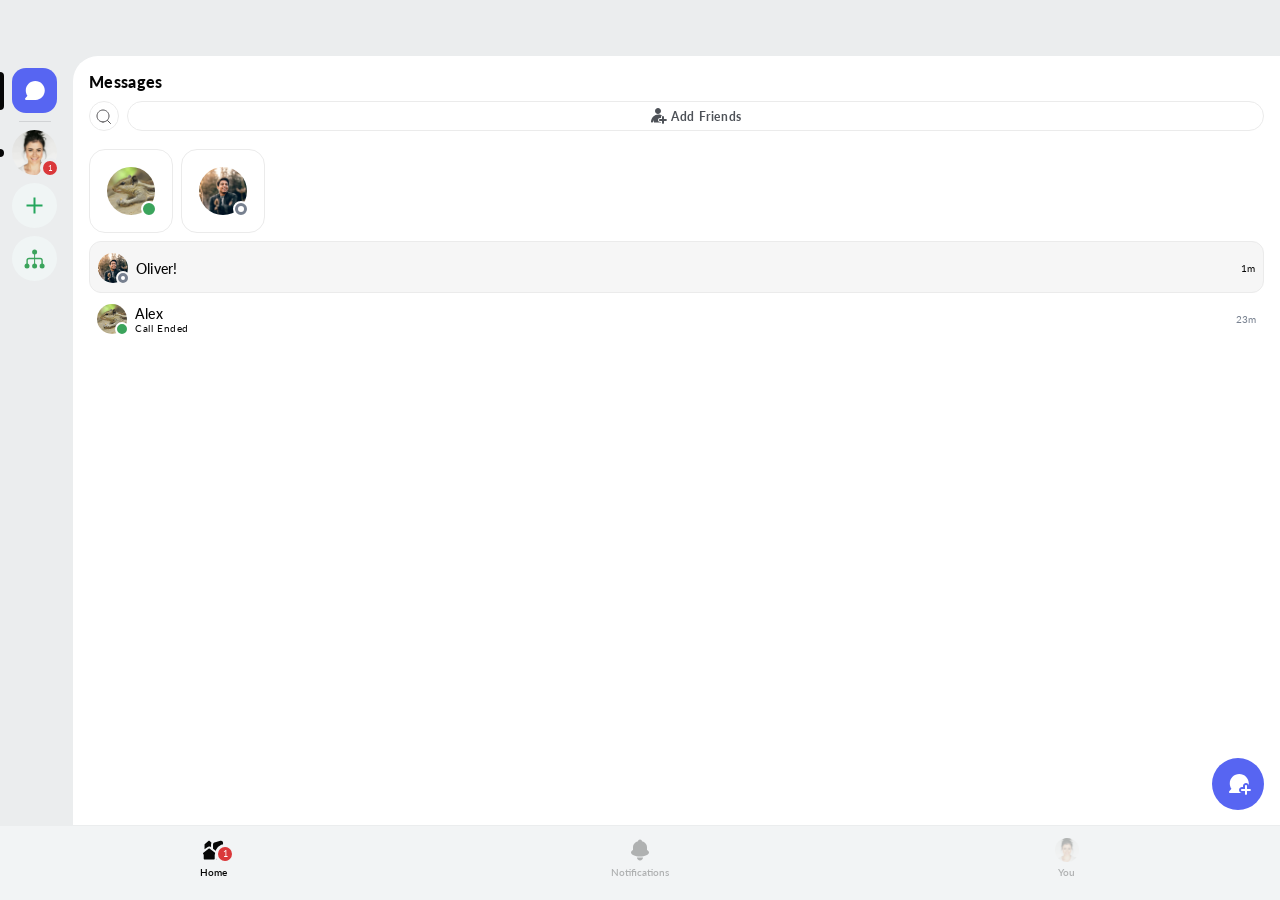
<file: index.html>
<!DOCTYPE html>
<html lang="en">
<head>
  <meta charset="UTF-8">
  <meta name="viewport" content="width=device-width, initial-scale=1.0">
  <title>Discord</title>
  <!-- script -->
  <script src="js/jquery-3.7.1.min.js"></script>
  <script src="js/js_index.js" defer></script>
  <!-- style -->
  <link rel="stylesheet" href="css/pages/index.css">
</head>
<body>
  <div id="wrap">
    <div id="header-include"></div>
    <main>
      <section class="title">
        <h1>Messages</h1>
        <ul>
          <li><a href="#"><span class="ir_wa">search</span></a></li>
          <li><a href="#"><span class="icon"></span>Add Friends</a></li>
        </ul>
      </section>
      <section class="fiexd-thum">
        <h2>fiexed thum</h2>
        <ul>
          <li class="active">
            <a href="#">
              <span class="profile-img">
                <img src="img/profile1.png" alt="profile1">
                <span class="badge"><span class="badge-inner"></span></span>
              </span>
            </a>
          </li>
          <li>
            <a href="#">
              <span class="profile-img">
                <img src="img/profile2.png" alt="profile2">
                <span class="badge"><span class="badge-inner"></span></span>
              </span>
            </a>
          </li>
        </ul>
      </section>
      <section class="message-list">
        <h2>friends list</h2>
        <ul>
          <li>
            <a href="#">
              <div class="friends-info">
                <span class="thum">
                  <img src="img/profile2.png" alt="profile2">
                  <span class="badge"><span class="badge-inner"></span></span>
                </span>
                <span class="name">
                  <strong>Oliver!</strong>
                </span>
              </div>
              <span class="time">1m</span>
            </a>
          </li>
          <li class="active">
            <a href="#">
              <div class="friends-info">
                <span class="thum">
                  <img src="img/profile1.png" alt="profile1">
                  <span class="badge"><span class="badge-inner"></span></span>
                </span>
                <span class="name">
                  <strong>Alex</strong>
                  Call Ended
                </span>
              </div>
              <span class="time">23m</span>
            </a>
          </li>
        </ul>
      </section>
    </main>
    <button class="quick-menu"><img src="img/chat-plus.svg" alt="more chat"></button>
    <div id="tabBar-include"></div>
    </div>
</body>
</html>
</file>
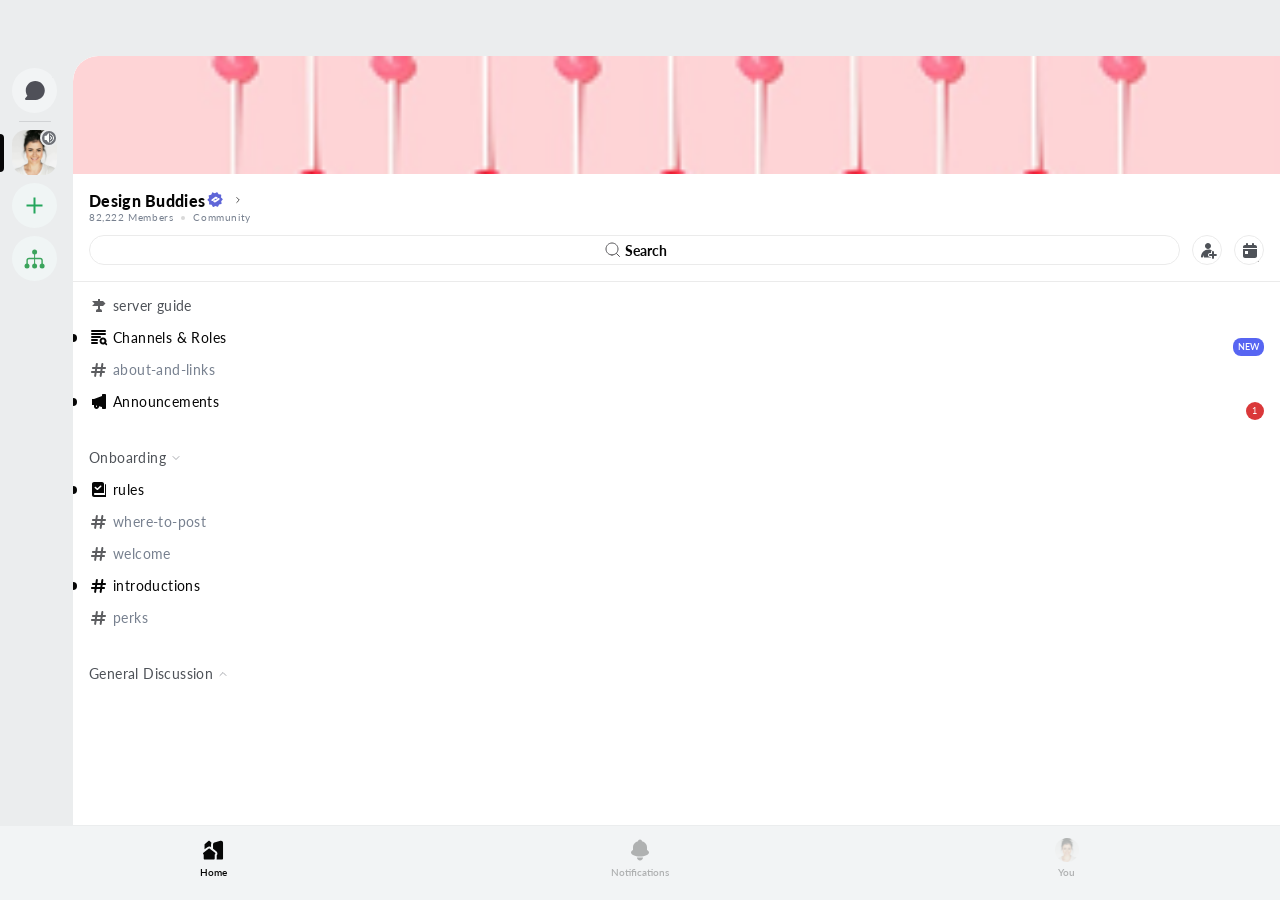
<file: sub1-1.html>
<!DOCTYPE html>
<html lang="en">
<head>
  <meta charset="UTF-8">
  <meta name="viewport" content="width=device-width, initial-scale=1.0">
  <title>home profile</title>
  <!-- script -->
  <script src="js/jquery-3.7.1.min.js"></script>
  <script src="js/js_sub1-1.js" defer></script>
  <!-- style -->
  <link rel="stylesheet" href="css/pages/sub1-1.css">
</head>
<body>
  <div id="wrap">
    <div id="header-include"></div>
    <main>
      <div id="back-img"><img src="img/back.png" alt="back img"></div>
      <section class="title">
        <h1>
          <a href="#">
            Design Buddies
            <span class="badge"><img src="img/badge.svg" alt="badge"></span>
            <span class="more-btn"><img src="img/chevron-right.svg" alt="more"></span>
          </a>
        </h1>
        <div class="member-state">
          <p>82,222 Members</p>
          <span class="dot"></span>
          <p>Community</p>
        </div>
        <div class="btn-box">
          <a href="#" class="search-btn"><span class="search-icon"></span>Search</a>
          <a href="#" class="plus-btn"><span class="ir_wa">plus</span></a>
          <a href="#" class="schedule-btn"><span class="ir_wa">schedule</span></a>
        </div>
      </section>
      <section class="server-guide">
        <h2><span class="icon"></span>server guide</h2>
        <ul>
          <li class="add-dot">
            <a href="#">
              <span class="dot"></span>
              <span class="txt"><span class="icon"></span>Channels & Roles</span>
              <span class="badge new">NEW</span>
            </a>
          </li>
          <li>
            <a href="#">
              <span class="dot"></span>
              <span class="txt"><span class="icon"></span>about-and-links</span>
              <span class="badge"></span>
            </a>
          </li>
          <li class="add-dot">
            <a href="#">
              <span class="dot"></span>
              <span class="txt"><span class="icon"></span>Announcements</span>
              <span class="badge num">1</span>
            </a>
          </li>
        </ul>
      </section>
      <section class="onboarding slide-menu">
        <h2>Onboarding<button class="down-arrow"><span class="ir_su">more</span></button></h2>
        <ul>
          <li class="add-dot">
            <a href="#">
              <span class="dot"></span>
              <span class="txt"><span class="icon"></span>rules</span>
            </a>
          </li>
          <li>
            <a href="#">
              <span class="dot"></span>
              <span class="txt"><span class="icon"></span>where-to-post</span>
            </a>
          </li>
          <li>
            <a href="#">
              <span class="dot"></span>
              <span class="txt"><span class="icon"></span>welcome</span>
            </a>
          </li>
          <li class="add-dot">
            <a href="#">
              <span class="dot"></span>
              <span class="txt"><span class="icon"></span>introductions</span>
            </a>
          </li>
          <li>
            <a href="#">
              <span class="dot"></span>
              <span class="txt"><span class="icon"></span>perks</span>
            </a>
          </li>
        </ul>
      </section>
      <section class="general-discussion slide-menu">
        <h2 class="toggle-menu">General Discussion<button class="down-arrow"><span class="ir_su">more</span></button></h2>
        <ul class="toggle-menu">
          <li>
            <a href="#">
              <span class="dot"></span>
              <span class="txt"><span class="icon"></span>general</span>
            </a>
          </li>
          <li class="add-dot">
            <a href="#">
              <span class="dot"></span>
              <span class="txt"><span class="icon"></span>design</span>
            </a>
          </li>
          <li class="add-dot">
            <a href="#">
              <span class="dot"></span>
              <span class="txt"><span class="icon"></span>emotional-support-group</span>
            </a>
          </li>
        </ul>
      </section>
    </main>
    <div id="tabBar-include"></div>
  </div>
</body>
</html>
</file>
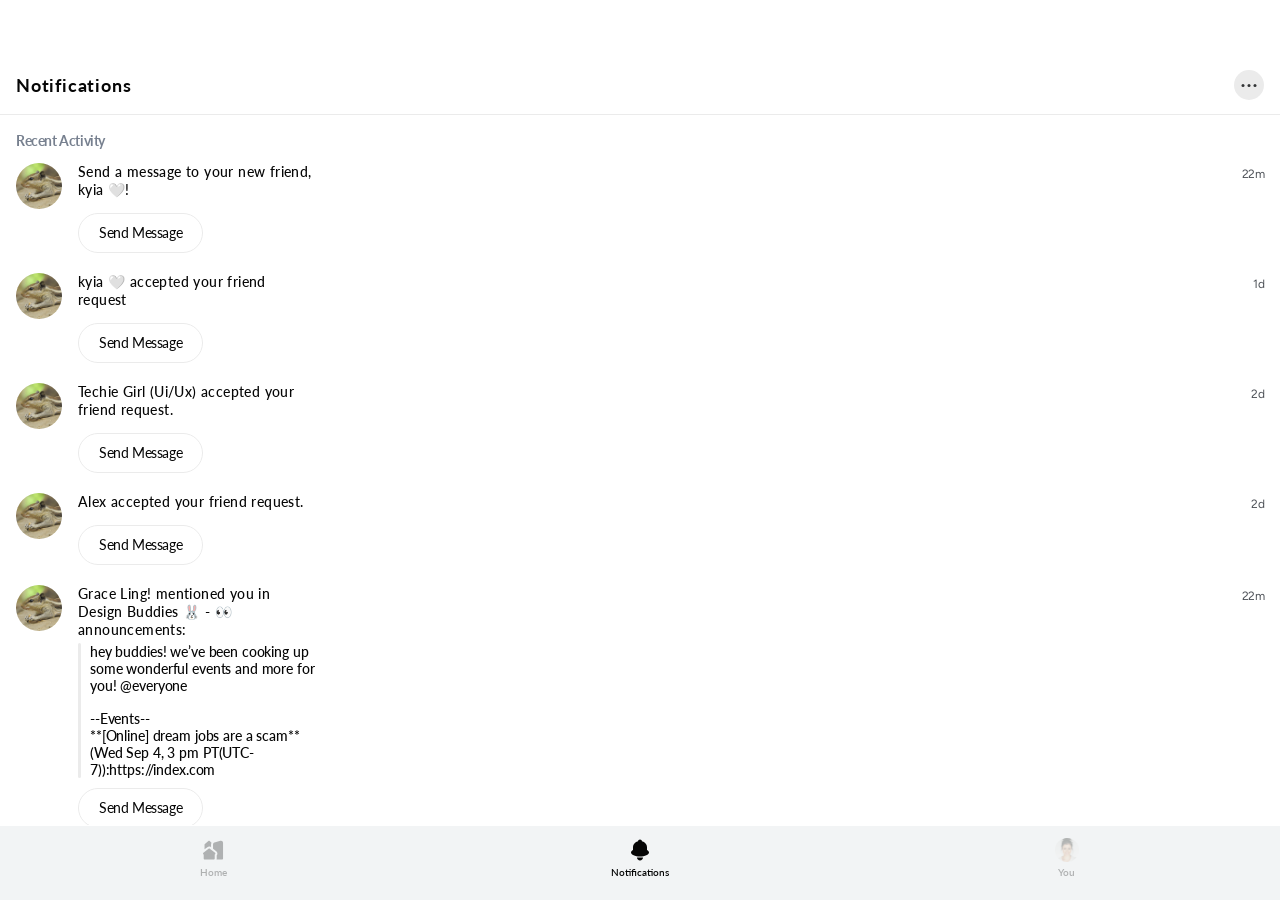
<file: sub2.html>
<!DOCTYPE html>
<html lang="en">

<head>
  <meta charset="UTF-8">
  <meta name="viewport" content="width=device-width, initial-scale=1.0">
  <title>notification</title>
  <!-- script -->
  <script src="js/jquery-3.7.1.min.js"></script>
  <script src="js/js_sub2.js" defer></script>
  <!-- style -->
  <link rel="stylesheet" href="css/pages/sub2.css">
</head>

<body>
  <div id="wrap">
    <header>
      <h1>Notifications</h1>
      <a href="#" class="more-btn"><span class="ir_wa">menu</span></a>
    </header>
    <main>
      <section>
        <h2>Recent Activity</h2>
        <ul>
          <li>
            <a href="#" class="list-box">
              <div class="contents">
                <img src="img/profile1.png" alt="progile1">
                <div class="txt-box">
                  <span class="main-txt">Send a message to your new friend, kyia 🤍!</span>
                  <span class="sub-txt">
                    <span class="tag-con"></span>
                    <span class="evnet-con">
                      <strong></strong>
                    </span>
                  </span>
                  <span class="send-btn">Send Message</span>
                </div>
              </div>
              <span class="time">22m</span>
            </a>
          </li>
          <li>
            <a href="#" class="list-box">
              <div class="contents">
                <img src="img/profile1.png" alt="progile1">
                <div class="txt-box">
                  <span class="main-txt">kyia 🤍 accepted your friend request</span>
                  <span class="sub-txt">
                    <span class="tag-con"></span>
                    <span class="evnet-con">
                      <strong></strong>
                    </span>
                  </span>
                  <span class="send-btn">Send Message</span>
                </div>
              </div>
              <span class="time">1d</span>
            </a>
          </li>
          <li>
            <a href="#" class="list-box">
              <div class="contents">
                <img src="img/profile1.png" alt="progile1">
                <div class="txt-box">
                  <span class="main-txt">Techie Girl (Ui/Ux) accepted your friend request.</span>
                  <span class="sub-txt">
                    <span class="tag-con"></span>
                    <span class="evnet-con">
                      <strong></strong>
                    </span>
                  </span>
                  <span class="send-btn">Send Message</span>
                </div>
              </div>
              <span class="time">2d</span>
            </a>
          </li>
          <li>
            <a href="#" class="list-box">
              <div class="contents">
                <img src="img/profile1.png" alt="progile1">
                <div class="txt-box">
                  <span class="main-txt">Alex accepted your friend request.</span>
                  <span class="sub-txt">
                    <span class="tag-con"></span>
                    <span class="evnet-con">
                      <strong></strong>
                    </span>
                  </span>
                  <span class="send-btn">Send Message</span>
                </div>
              </div>
              <span class="time">2d</span>
            </a>
          </li>
          <li class="sub-txt">
            <a href="#" class="list-box">
              <div class="contents">
                <img src="img/profile1.png" alt="progile1">
                <div class="txt-box">
                  <span class="main-txt">Grace Ling! mentioned you in Design Buddies 🐰 - 👀 announcements:</span>
                  <span class="sub-txt">
                    <span class="tag-con">hey buddies! we’ve been cooking up some wonderful events and more for you!
                      @everyone
                    </span>
                    <span class="event-con">
                      <strong>--Events--</strong>
                      **[Online] dream jobs are a scam**
                      (Wed Sep 4, 3 pm PT(UTC-7)):https://index.com
                    </span>
                  </span>
                  <span class="send-btn">Send Message</span>
                </div>
              </div>
              <span class="time">22m</span>
            </a>
          </li>
        </ul>
      </section>
    </main>
    <div id="tabBar-include"></div>
  </div>
</body>

</html>
</file>
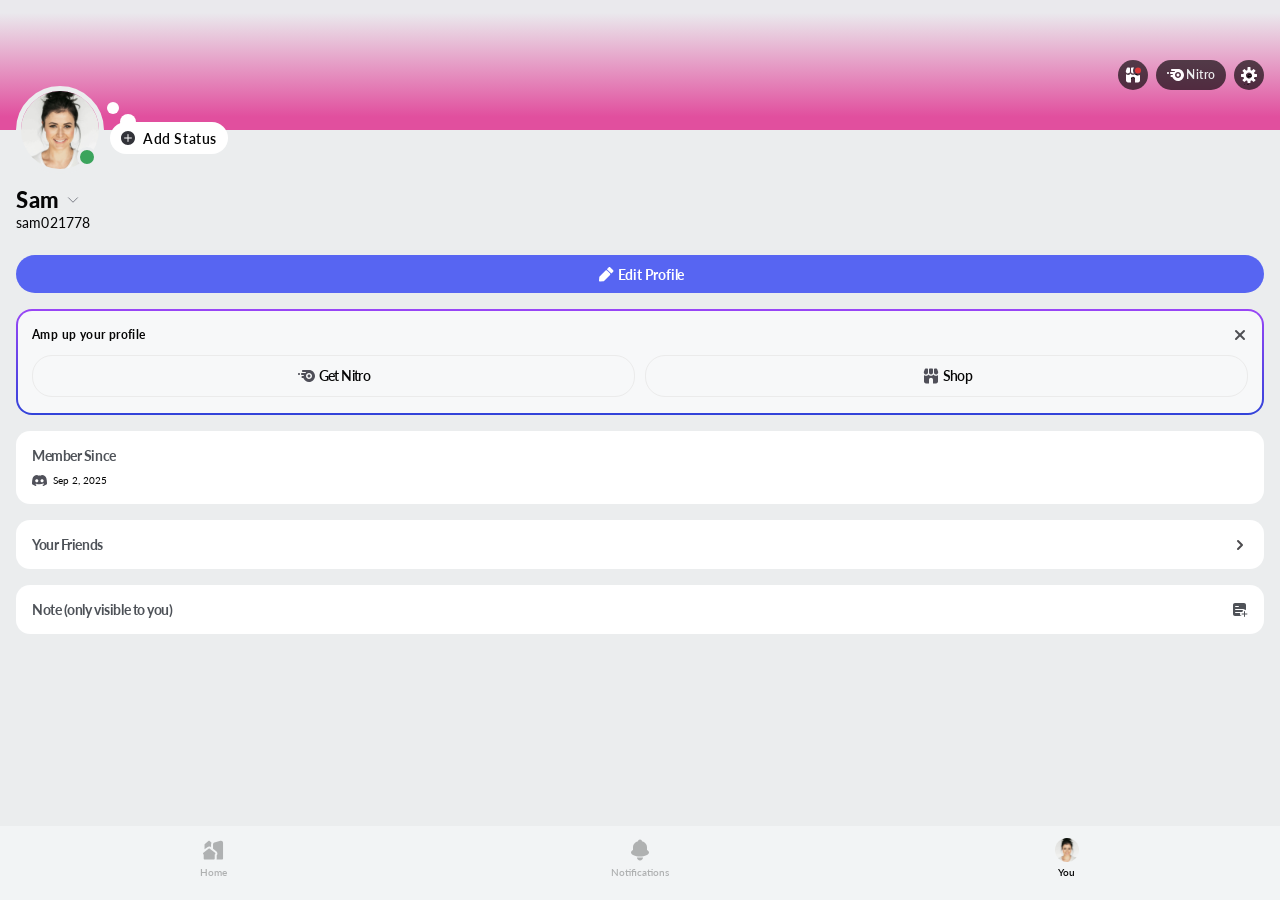
<file: sub3.html>
<!DOCTYPE html>
<html lang="en">
<head>
  <meta charset="UTF-8">
  <meta name="viewport" content="width=device-width, initial-scale=1.0">
  <title>you</title>
  <!-- script -->
  <script src="js/jquery-3.7.1.min.js"></script>
  <script src="js/js_sub3.js" defer></script>
  <!-- style -->
  <link rel="stylesheet" href="css/pages/sub3.css">
</head>
<body>
  <div id="wrap">
    <header>
      <a href="#" class="home-btn"><span class="back"><span class="ir_wa">home</span></span></a>
      <a href="#" class="nitro-btn"><span class="icon"></span>Nitro</a>
      <a href="#" class="setting-btn"><span class="back"><span class="ir_wa">setting</span></span></a>
    </header>
    <main>
      <section class="profile">
        <h1 class="ir_pm">profile</h1>
        <div class="profile-img-state">
          <span class="profile-img">
            <img src="img/profile3.png" alt="profile">
            <span class="state"></span>
          </span>
          <a href="#" class="add-btn">
            <span class="icon"></span>
            Add Status
          </a>
        </div>
        <div class="profile-name">
          <h2>
            <span class="name">Sam <button class="id-more"><span class="ir_su">닫기</span></button></span>
            <span class="id">sam021778</span>
          </h2>
        </div>
        <a href="#" class="edit-btn"><span class="icon"></span>Edit Profile</a>
      </section>
      <section class="shop">
        <div class="sec-inner">
          <div class="title">
            <h2>Amp up your profile</h2>
            <button class="close-btn"><span class="ir_su">x</span></button>
          </div>
          <div class="btn-box">
            <a href="#" class="nitro">
              <span class="icon"></span>
              <span class="txt">Get Nitro</span>
            </a>
            <a href="#" class="shop">
              <span class="icon"></span>
              <span class="txt">Shop</span>
            </a>
          </div>
        </div>
      </section>
      <section class="start-date white-back">
        <a href="#" class="sec-box">
          <h2>Member Since</h2>
          <span class="txt"><span class="icon"></span>Sep 2, 2025</span>
        </a>
      </section>
      <section class="friends white-back">
        <a href="#" class="sec-box">
          <h2>Your Friends</h2>
          <span class="icon"></span>
        </a>
      </section>
      <section class="note white-back">
        <a href="#" class="sec-box">
          <h2>Note (only visible to you)</h2>
          <span class="icon"></span>
        </a>
      </section>
    </main>
    <div id="tabBar-include"></div>
  </div>
</body>
</html>
</file>
<file: css/pages/index.css>
@import url('../common/reset.css');
@import url('../common/tab-bar.css');
@import url('../common/header.css');
@import url('../container/index-container.css');
</file>
<file: css/pages/sub1-1.css>
@import url('../common/reset.css');
@import url('../common/tab-bar.css');
@import url('../common/header.css');
@import url('../container/sub1-1-container.css');
</file>
<file: css/pages/sub2.css>
@import url('../common/reset.css');
@import url('../common/tab-bar.css');
@import url('../container/sub2-container.css');
</file>
<file: css/pages/sub3.css>
@import url('../common/reset.css');
@import url('../common/tab-bar.css');
@import url('../container/sub3-container.css');
</file>
